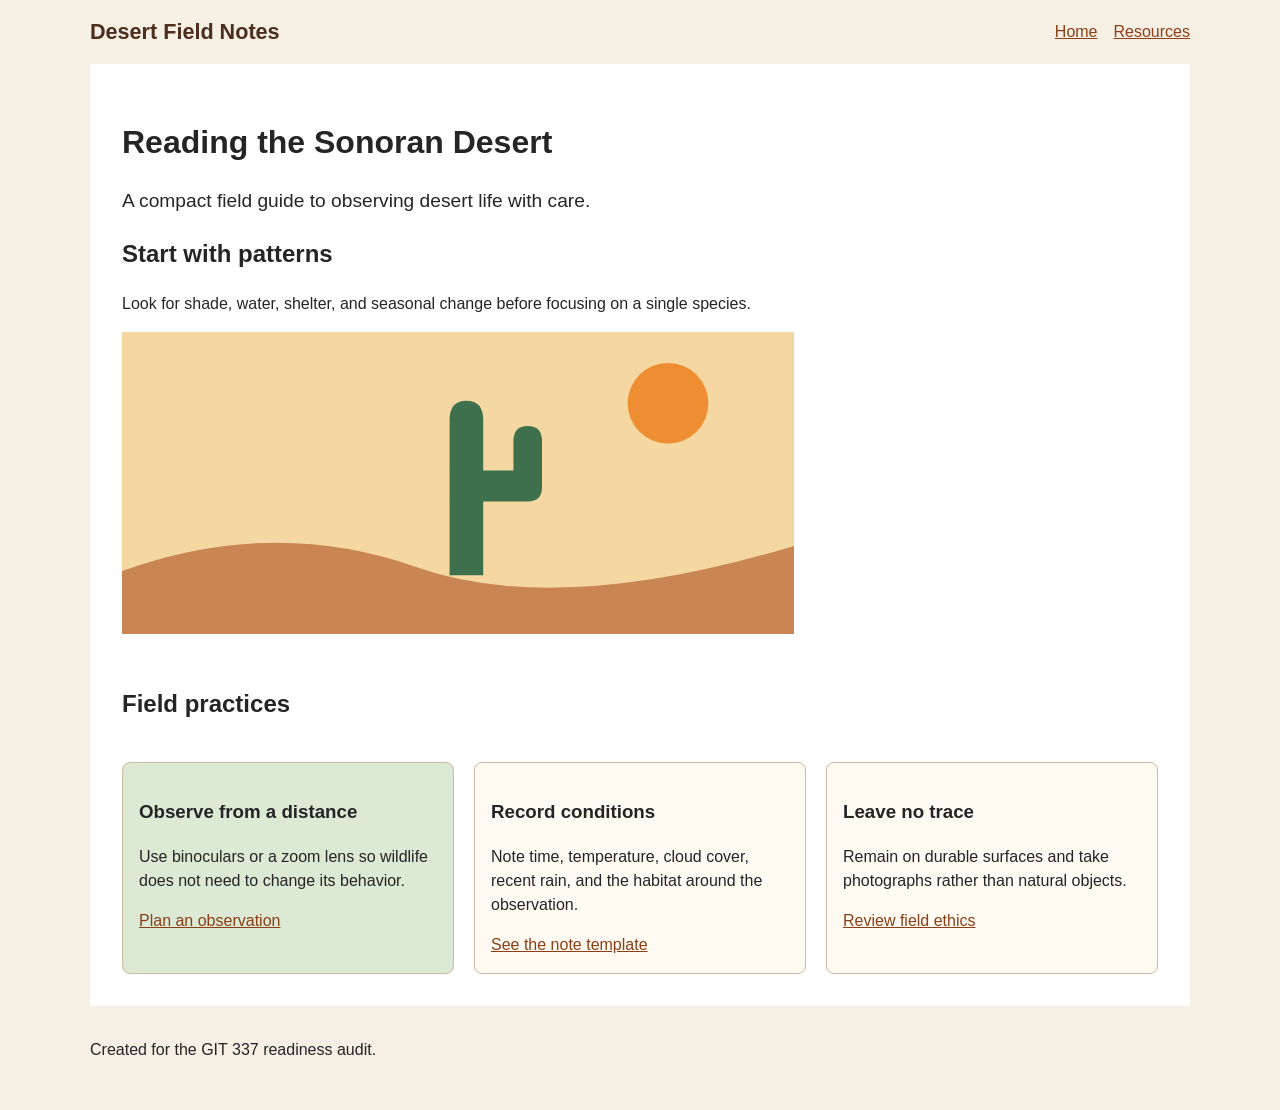
<file: index.html>
<!DOCTYPE html>
<html lang="en">
  <head>
    <meta charset="utf-8">
    <meta name="viewport" content="width=device-width">
    <title>Desert Field Notes</title>
    <link rel="stylesheet" href="css/styles.css">
  </head>
  <body>
    <header class="site-header">
      <a class="site-name" href="index.html">Desert Field Notes</a>
      <nav aria-label="Primary navigation">
        <ul class="nav-list">
          <li><a href="index.html">Home</a></li>
          <li><a href="pages/resources.html">Resources</a></li>
        </ul>
      </nav>
    </header>

    <main>
      <h1>Reading the Sonoran Desert</h1>
      <p class="lede">A compact field guide to observing desert life with care.</p>

      <section class="intro">
        <h2>Start with patterns</h2>
        <p>Look for shade, water, shelter, and seasonal change before focusing on a single species.</p>
        <img src="images/saguaro-study.svg" alt="A digitally illustrated image of a desert with sand at the bottom, a sun in the top right, and a saguaro cactus in the middle.">
      </section>

      <section class="cards" aria-labelledby="field-practices">
        <h2 id="field-practices">Field practices</h2>
        <article class="card featured" id="featured-card">
          <h3>Observe from a distance</h3>
          <p>Use binoculars or a zoom lens so wildlife does not need to change its behavior.</p>
          <a href="pages/resources.html">Plan an observation</a>
        </article>
        <article class="card">
          <h3>Record conditions</h3>
          <p>Note time, temperature, cloud cover, recent rain, and the habitat around the observation.</p>
          <a href="pages/resources.html#notes">See the note template</a>
        </article>
        <article class="card">
          <h3>Leave no trace</h3>
          <p>Remain on durable surfaces and take photographs rather than natural objects.</p>
          <a href="pages/resources.html#ethics">Review field ethics</a>
        </article>
      </section>
    </main>

    <footer>
      <p>Created for the GIT 337 readiness audit.</p>
    </footer>
  </body>
</html>
</file>
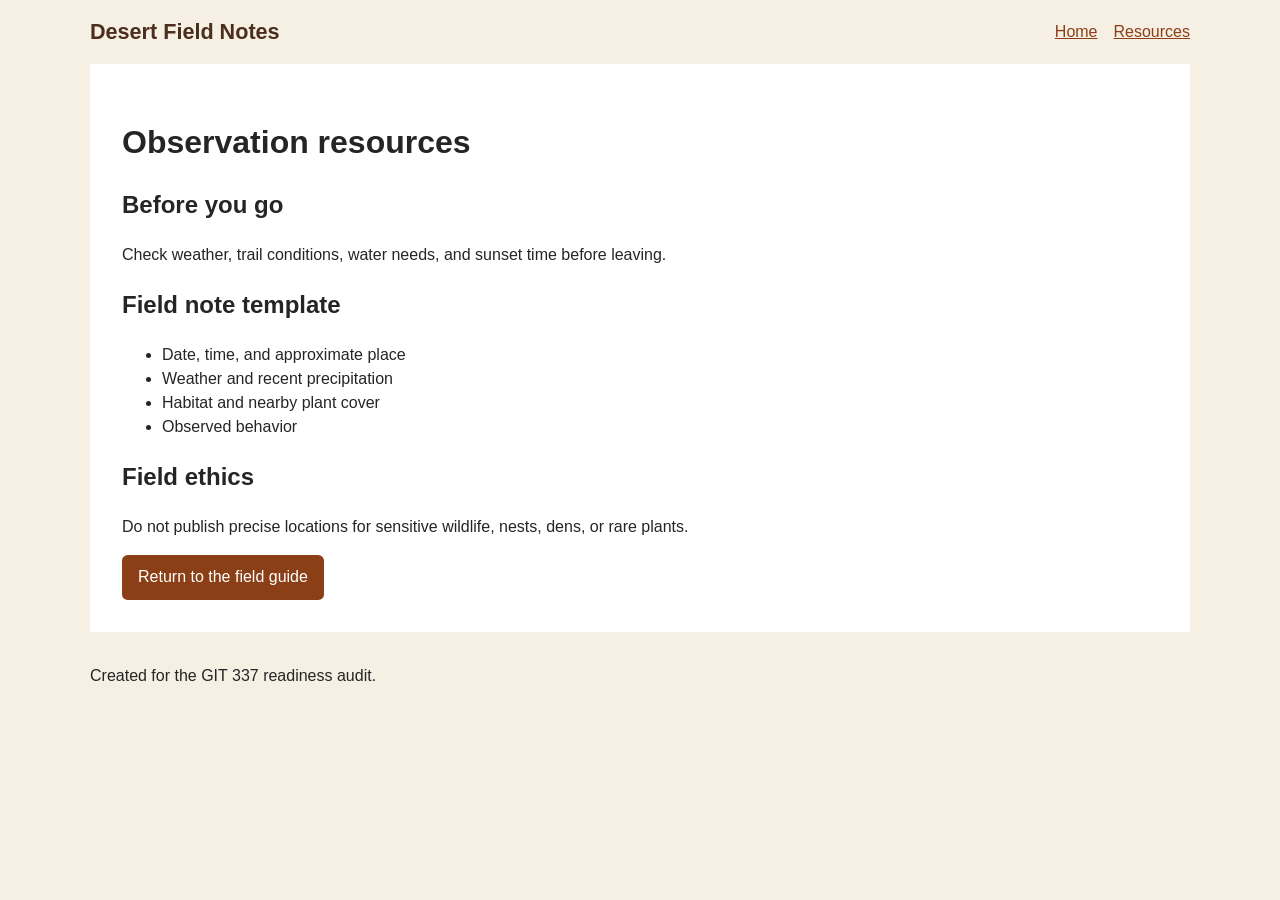
<file: pages/resources.html>
<!doctype html>
<html lang="en">
  <head>
    <meta charset="utf-8">
    <meta name="viewport" content="width=device-width, initial-scale=1">
    <title>Resources | Desert Field Notes</title>
    <link rel="stylesheet" href="../css/styles.css">
  </head>
  <body>
    <header class="site-header">
      <a class="site-name" href="../index.html">Desert Field Notes</a>
      <nav aria-label="Primary navigation">
        <ul class="nav-list">
          <li><a href="../index.html">Home</a></li>
          <li><a href="resources.html">Resources</a></li>
        </ul>
      </nav>
    </header>

    <main>
      <h1>Observation resources</h1>
      <section>
        <h2>Before you go</h2>
        <p>Check weather, trail conditions, water needs, and sunset time before leaving.</p>
      </section>

      <section id="notes">
        <h2>Field note template</h2>
        <ul>
          <li>Date, time, and approximate place</li>
          <li>Weather and recent precipitation</li>
          <li>Habitat and nearby plant cover</li>
          <li>Observed behavior</li>
        </ul>
      </section>

      <section id="ethics">
        <h2>Field ethics</h2>
        <p>Do not publish precise locations for sensitive wildlife, nests, dens, or rare plants.</p>
        <a class="button" href="../index.html">Return to the field guide</a>
      </section>
    </main>

    <footer>
      <p>Created for the GIT 337 readiness audit.</p>
    </footer>
  </body>
</html>
</file>
<file: css/styles.css>
* {
  box-sizing: border-box;
}

body {
  margin: 0;
  color: #252525;
  background: #f5efe4;
  font-family: Arial, Helvetica, sans-serif;
  line-height: 1.5;
}

a {
  color: #8b3f16;
}

a:focus {
  outline: 1px solid #8b3f16;
}

.site-header,
main,
footer {
  max-width: 1100px;
  margin-inline: auto;
}

.site-header {
  display: flex;
  align-items: center;
  justify-content: space-between;
  padding-block: 1rem;
}

.site-name {
  color: #4b2e1d;
  font-size: 1.35rem;
  font-weight: 700;
  text-decoration: none;
}

.nav-list {
  display: flex;
  gap: 1rem;
  margin: 0;
  padding: 0;
  list-style: none;
}

main {
  padding: 2rem;
  background: #fff;
}

.lede {
  max-width: 60ch;
  font-size: 1.2rem;
}

.intro img {
  display: block;
  width: 100%;
  max-width: 42rem;
  height: auto;
}

.cards {
  display: grid;
  grid-template-columns: repeat(auto-fit, minmax(250px, 1fr));
  gap: 1.25rem;
  margin-top: 2rem;
}

.cards > h2 {
  grid-column: 1 / -1;
}

.card {
  padding: 1rem;
  border: 1px solid #cbbba5;
  border-radius: .5rem;
  background: #fffaf2;
}

#featured-card {
  background: #f4d7a1;
}

#featured-card.featured {
  background: #dce9d5;
}

.button {
  display: inline-block;
  padding: .65rem 1rem;
  color: white;
  background: #8b3f16;
  border-radius: .35rem;
  text-decoration: none;
}

footer {
  padding-block: 1rem 2rem;
}

@media (min-width: 500px) and (max-width: 700px) {
  .site-header {
    flex-direction: column;
    align-items: flex-start;
  }

  .cards {
    grid-template-columns: 1fr;
  }
}
</file>
